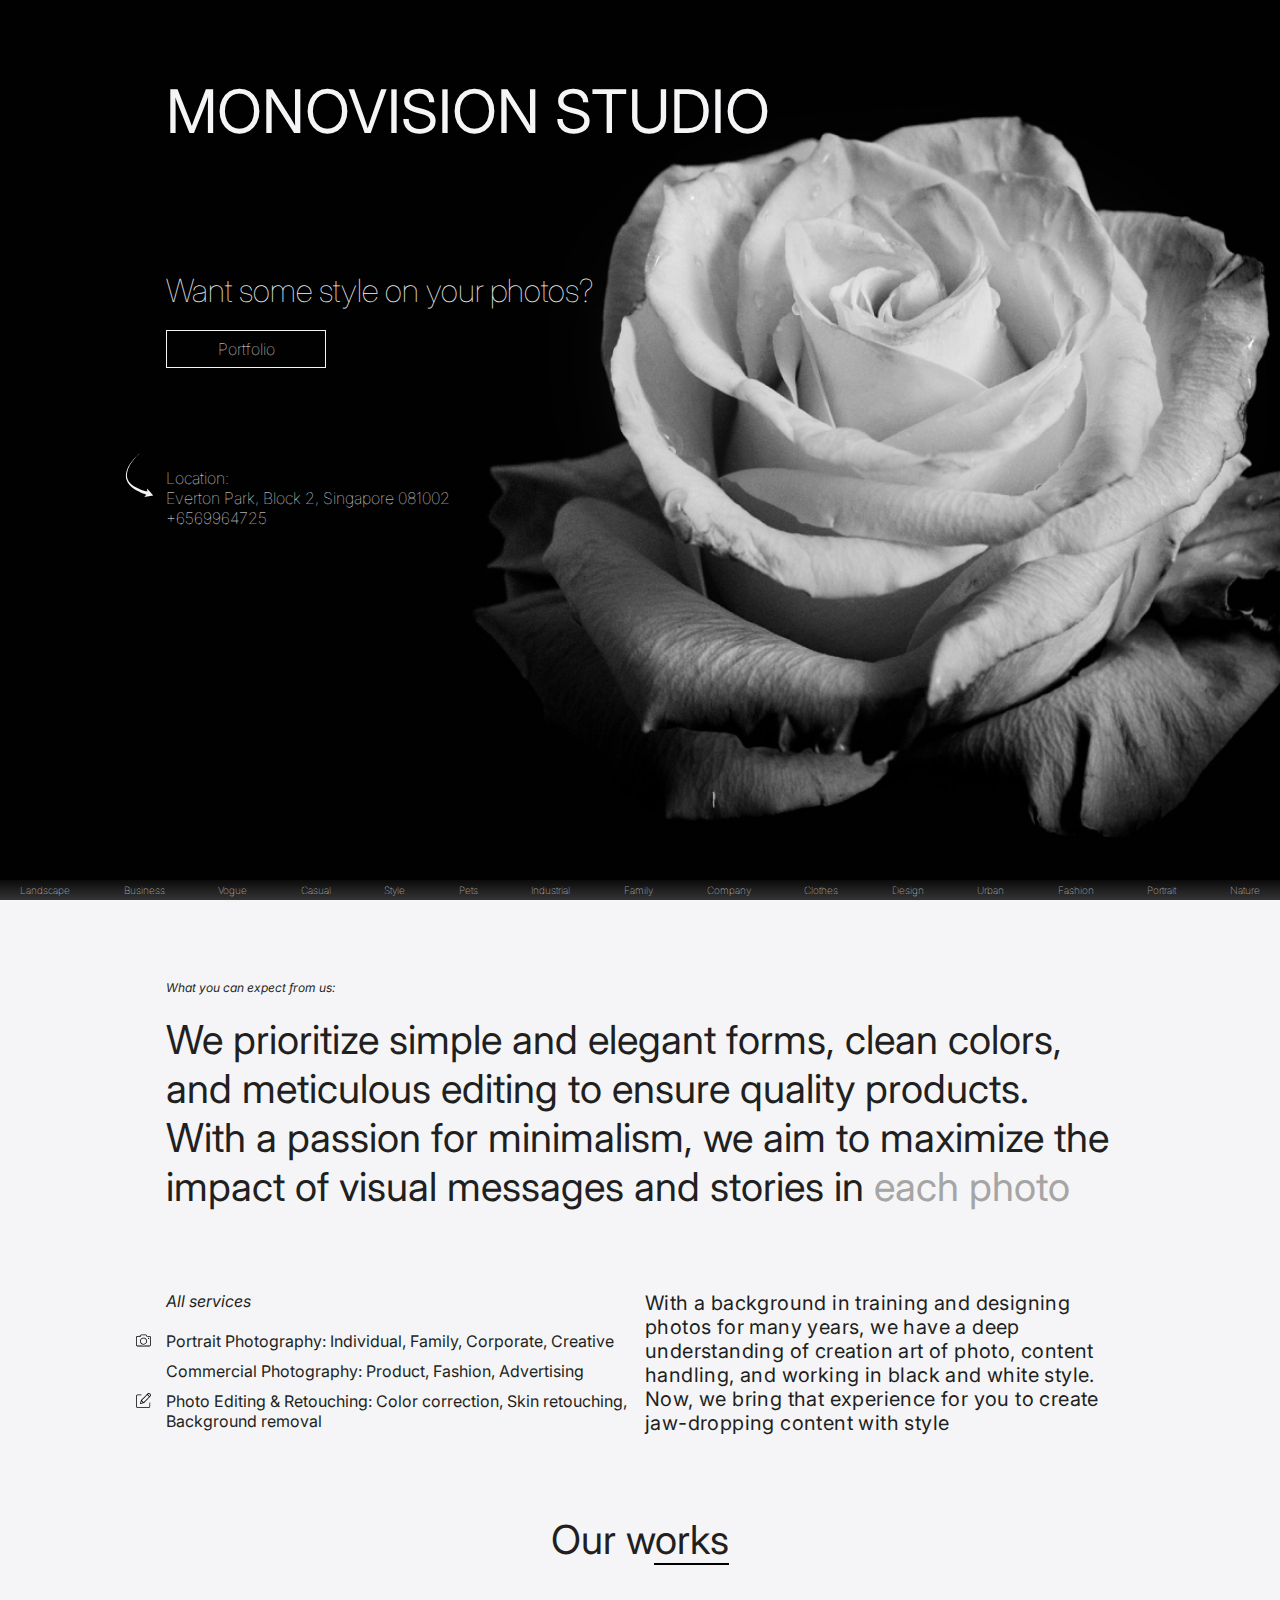
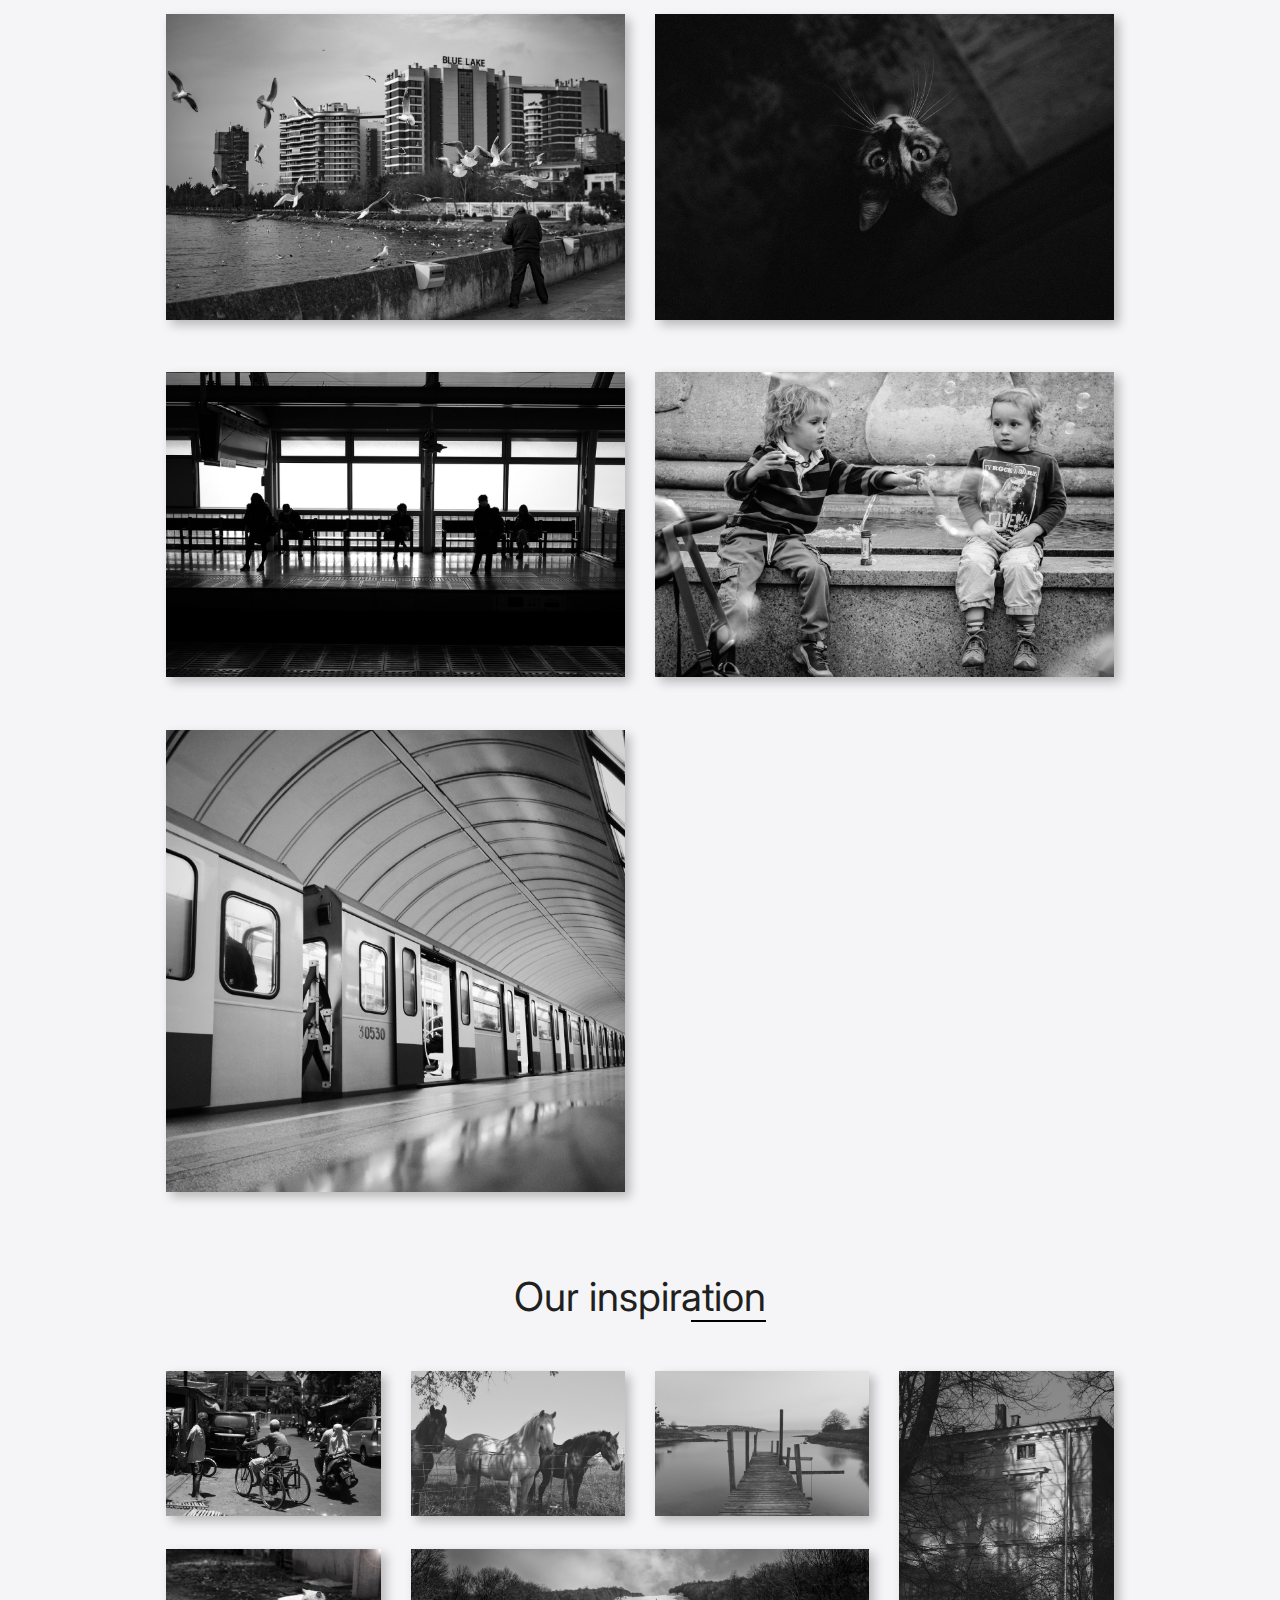
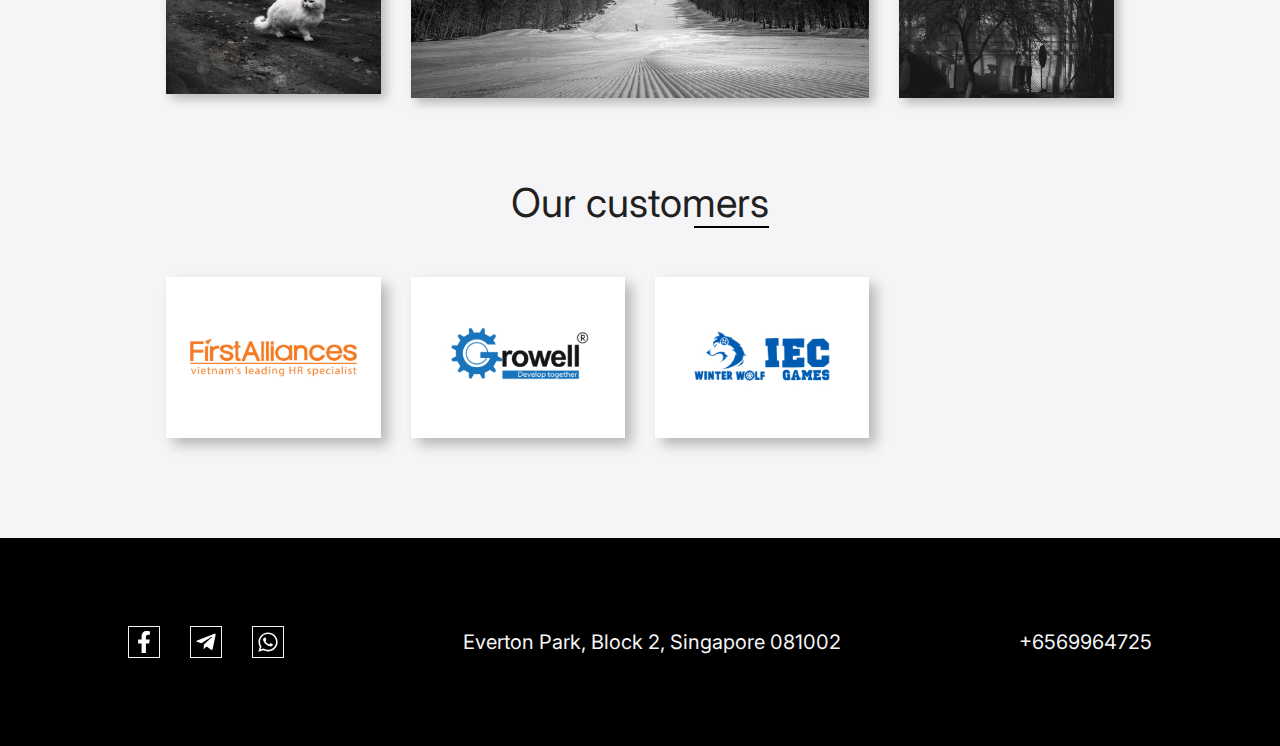
<file: Project/src/index.html>
<!DOCTYPE html>
<html lang="en">
  <head>
    <meta charset="UTF-8" />
    <meta name="viewport" content="width=device-width, initial-scale=1.0" />
    <meta name="description" content="Website for Monovision Studio" />
    <meta name="author" content="Awesome student" />
    <title>Monovision Studio</title>
    <link rel="icon" type="image/x-icon" href="favicon.ico" />
    <link rel="stylesheet" href="css/modern-normalize.min.css" />
    <link
      href="https://fonts.googleapis.com/css2?family=Inter:ital,opsz,wght@0,14..32,100..900;1,14..32,100..900&display=swap"
      rel="stylesheet"
    />
    <link rel="stylesheet" href="css/style.css?version=1.2" />
  </head>
  <body>
    <main>
      <section class="promo">
        <div class="container">
          <h1 class="promo__title">Monovision Studio</h1>
          <h2 class="promo__subtitle">Want some style on your photos?</h2>
          <a href="#portfolio" class="btn">Portfolio</a>
          <div class="promo__address">
            Location:
            <address>Everton Park, Block 2, Singapore 081002</address>
            <a href="tel:+6569964725">+6569964725</a>
          </div>
        </div>
        <ul class="keywords">
          <li>Landscape</li>
          <li>Business</li>
          <li>Vogue</li>
          <li>Casual</li>
          <li>Style</li>
          <li>Pets</li>
          <li>Industrial</li>
          <li>Family</li>
          <li>Company</li>
          <li>Clothes</li>
          <li>Design</li>
          <li>Urban</li>
          <li>Fashion</li>
          <li>Portrait</li>
          <li>Nature</li>
        </ul>
      </section>
      <section class="about">
        <div class="container">
          <h2 class="about__title">What you can expect from us:</h2>
          <p class="about__text">
            We prioritize simple and elegant forms, clean colors, and meticulous
            editing to ensure quality products. With a passion for minimalism,
            we aim to maximize the impact of visual messages and stories in
            <span>each photo</span>
          </p>
          <div class="services">
            <div class="services__items">
              <div class="services__item-subtitle">All services</div>
              <ul>
                <li>
                  Portrait Photography: Individual, Family, Corporate, Creative
                </li>
                <li>Commercial Photography: Product, Fashion, Advertising</li>
                <li>
                  Photo Editing & Retouching: Color correction, Skin retouching,
                  Background removal
                </li>
              </ul>
            </div>
            <p class="services__text">
              With a background in training and designing photos for many years,
              we have a deep understanding of creation art of photo, content
              handling, and working in black and white style. <br />Now, we
              bring that experience for you to create jaw-dropping content with
              style
            </p>
          </div>
        </div>
      </section>
      <section class="works">
        <div class="container">
          <h2 id="portfolio" class="title"><span>Our works</span></h2>
          <div class="works__grid">
            <img src="img/works/bridge.jpg" alt="bridge" />
            <img src="img/works/cat.jpg" alt="cat" />
            <img src="img/works/train.jpg" alt="train" />
            <img src="img/works/children.jpg" alt="children" />
            <img src="img/works/underground.jpg" alt="underground" />
          </div>
        </div>
      </section>
      <section class="inspiration">
        <div class="container">
          <h2 class="title"><span>Our inspiration</span></h2>
          <div class="inspiration__grid">
            <img src="img/inspiration/man.jpg" alt="man" />
            <img src="img/inspiration/horses.jpg" alt="horses" />
            <img src="img/inspiration/bridge.jpg" alt="bridge" />
            <img
              id="tenement"
              src="img/inspiration/tenement.jpg"
              alt="tenement"
            />
            <img src="img/inspiration/cat.jpg" alt="cat" />
            <img id="sky" src="img/inspiration/sky.jpg" alt="sky" />
          </div>
        </div>
      </section>
      <section class="customers">
        <div class="container">
          <h2 class="title"><span>Our customers</span></h2>
          <div class="customers__wrapper">
            <img src="logo/logo-first-alliances.jpg" alt="first-alliances" />
            <img src="logo/logo-growell.jpg" alt="growell" />
            <img src="logo/logo-iec-winter-wolf.jpg" alt="iec-winter-wolf" />
          </div>
        </div>
      </section>
      <footer class="footer">
        <ul class="footer__social">
          <li>
            <a href="#" class="footer__link">
              <img src="icons/facebook.svg" alt="facebook link" />
            </a>
          </li>
          <li>
            <a href="#" class="footer__link">
              <img src="icons/tg.svg" alt="tg link" />
            </a>
          </li>
          <li>
            <a href="#" class="footer__link">
              <img src="icons/whatsapp.svg" alt="whatsapp link" />
            </a>
          </li>
        </ul>
        <address class="footer__addr">
          Everton Park, Block 2, Singapore 081002
        </address>
        <a class="footer__tel" href="tel:+6569964725">+6569964725</a>
      </footer>
    </main>
  </body>
</html>
</file>
<file: Project/src/css/style.css>
h1,
h2,
h3,
h4,
h5,
figure,
p,
ol,
ul {
	margin: 0;
}

ol[role="list"],
ul[role="list"] {
	list-style: none;
	padding-inline: 0;
}

h1,
h2,
h3,
h4,
h5 {
	font-size: inherit;
	font-weight: inherit;
}

img {
	display: block;
	max-inline-size: 100%;
}

:root {
	--light-color: #f5f5f7;
	--dark-color: #221f20;
	--container-padding-inline: 13%;
	--footer-padding-inline: 10%;

	@media screen and (max-width: 768px) {
		--container-padding-inline: 6%;
		--footer-padding-inline: 6%;
	}

	@media screen and (max-width: 576px) {
		--container-padding-inline: 15px;
		--footer-padding-inline: 15px;
	}
}

html {
	font-family: "Inter", sans-serif;
	scroll-behavior: smooth;
}

.container {
	padding: 0 var(--container-padding-inline);
}

.title {
	color: var(--dark-color, #221f20);
	text-align: center;
	font-size: 40px;
	font-style: normal;
	font-weight: 400;
	line-height: normal;

	span {
		position: relative;
	}

	span::after {
		content: "";
		display: block;
		position: absolute;
		bottom: -1px;
		right: 0;
		width: 75px;
		height: 2px;
		background-color: #000;
	}

	@media screen and (max-width: 768px) {
		font-size: 36px;
	}

	@media screen and (max-width: 576px) {
		font-size: 24px;
	}
}

.promo {
	position: relative;
	min-height: 100vh;
	background: url("../img/main_bg.jpg") center center / cover no-repeat;
	padding-top: 75px;

	@media screen and (max-width: 768px) {
		& {
			background-image: url("../img/tablet_bg.jpg");
		}
	}

	@media screen and (max-width: 576px) {
		min-height: 500px;
		padding-top: 50px;
	}
}

.promo__title {
	color: var(--light-color, #f5f5f7);
	font-size: 60px;
	font-weight: 400;
	line-height: normal;
	text-transform: uppercase;

	@media screen and (max-width: 768px) {
		font-size: 48px;
	}

	@media screen and (max-width: 576px) {
		font-size: 26px;
	}
}

.promo__subtitle {
	margin-top: 124px;
	color: var(--light-color, #f5f5f7);
	font-size: 32px;
	font-weight: 100;
	line-height: normal;

	@media screen and (max-width: 768px) {
		& {
			margin-top: 80px;
		}
	}

	@media screen and (max-width: 576px) {
		margin-top: 30px;
		font-size: 16px;
	}
}

.btn {
	display: flex;
	justify-content: center;
	align-items: center;
	text-decoration: none;
	margin-top: 20px;
	padding: 3px 10px;
	width: 160px;
	min-height: 38px;
	border: 1px solid var(--light-color, #f5f5f7);
	background: rgba(217, 217, 217, 0);
	color: var(--light-color, #f5f5f7);
	font-size: 16px;
	font-weight: 100;
	line-height: normal;
	cursor: pointer;
	transition: all 0.3s ease-out;

	@media screen and (max-width: 576px) {
		font-size: 14px;
		width: 120px;
		min-height: 30px;
	}
}

.btn:hover {
	font-weight: 500;
	box-shadow: 5px 5px 10px 0px rgba(255, 255, 255, 0.62);
}

.promo__address {
	position: relative;
	margin-top: 100px;
	color: var(--light-color, #f5f5f7);
	font-size: 16px;
	font-style: normal;
	font-weight: 100;
	line-height: normal;

	address {
		font-style: normal;
	}

	a {
		color: inherit;
		text-decoration: none;
	}

	&::before {
		content: "";
		display: block;
		position: absolute;
		left: -45px;
		top: -17px;
		width: 40px;
		height: 49px;
		background: url("../icons/arrow.svg") center center / cover no-repeat;
	}

	@media screen and (max-width: 768px) {
		& {
			margin-top: 80px;
		}

		&::before {
			left: -40px;
		}
	}

	@media screen and (max-width: 750px) {
		&::before {
			display: none;
		}
	}

	@media screen and (max-width: 576px) {
		margin-top: 233px;
	}
}

.keywords {
	display: flex;
	justify-content: space-between;
	align-items: center;
	position: absolute;
	bottom: 0;
	padding: 0 360px;
	width: 100%;
	height: 20px;
	background: linear-gradient(180deg,
			rgba(255, 255, 255, 0.04) 0%,
			rgba(255, 255, 255, 0.12) 50%,
			rgba(255, 255, 255, 0.2) 100%);

	li {
		list-style-type: none;
		color: var(--light-color, #f5f5f7);
		font-size: 10px;
		font-weight: 100;
		line-height: normal;
	}

	@media screen and (max-width: 1440px) {
		& {
			padding: 0 20px;
		}
	}

	@media screen and (max-width: 768px) {
		& li:nth-last-child(-n + 6) {
			display: none;
		}
	}

	@media screen and (max-width: 576px) {
		& {
			margin-top: 10px;
		}

		& li:nth-last-child(-n + 11) {
			display: none;
		}
	}
}

.about {
	padding-top: 80px;
	background-color: var(--light-color);

	@media screen and (max-width: 576px) {
		padding-top: 50px;
	}
}

.about__title {
	color: var(--dark-color, #221f20);
	font-size: 12px;
	font-style: italic;
	font-weight: 400;
	line-height: normal;
}

.about__text {
	width: 1100px;
	margin-top: 20px;
	color: var(--dark-color, #221f20);
	font-size: 40px;
	font-weight: 400;
	line-height: normal;

	span {
		color: #a5a5a5;
	}

	@media screen and (max-width: 1440px) {
		width: 100%;
	}

	@media screen and (max-width: 768px) {
		font-size: 24px;
	}

	@media screen and (max-width: 375px) {
		font-size: 16px;
	}
}

.services {
	display: flex;
	column-gap: 10px;
	margin-top: 80px;

	@media screen and (max-width: 768px) {
		margin-top: 40px;
		flex-wrap: wrap;
		row-gap: 40px;
	}

	@media screen and (max-width: 375px) {
		margin-top: 20px;
		row-gap: 20px;
	}
}

.services__items {
	width: 50%;

	ul {
		margin-top: 20px;
		padding: 0;
	}

	li {
		position: relative;
		margin-top: 10px;
		list-style-type: none;
		color: var(--dark-color, #221f20);
		font-size: 16px;
		font-style: normal;
		font-weight: 400;
		line-height: normal;

		&:first-child::before {
			content: "";
			display: block;
			position: absolute;
			left: -30px;
			top: 2px;
			width: 15px;
			height: 15px;
			background: url("../icons/camera.svg") center center / cover no-repeat;
		}

		&:nth-child(3):before {
			content: "";
			display: block;
			position: absolute;
			left: -30px;
			top: 2px;
			width: 15px;
			height: 15px;
			background: url("../icons/edit.svg") center center / cover no-repeat;
		}
	}

	@media screen and (max-width: 768px) {
		& {
			width: 100%;
		}

		& li:first-child::before {
			left: -25px;
		}

		& li:nth-child(3):before {
			left: -25px;
		}
	}

	@media screen and (max-width: 576px) {
		& li:first-child::before {
			display: none;
		}

		& li:nth-child(3):before {
			display: none;
		}
	}

	@media screen and (max-width: 375px) {
		& li {
			font-size: 14px;
			margin-top: 5px;
		}
	}
}

.services__item-subtitle {
	color: var(--dark-color, #221f20);
	font-size: 16px;
	font-style: italic;
	font-weight: 400;
	line-height: normal;

	@media screen and (max-width: 375px) {
		font-size: 12px;
	}
}

.services__text {
	width: 50%;
	color: var(--dark-color, #221f20);
	font-size: 20px;
	font-weight: 400;
	line-height: normal;
	letter-spacing: 0.4px;

	@media screen and (max-width: 768px) {
		width: 100%;
	}

	@media screen and (max-width: 375px) {
		font-size: 12px;
		letter-spacing: 0.24px;
	}
}

.works {
	padding-top: 80px;
	background-color: var(--light-color);

	@media screen and (max-width: 768px) {
		padding-top: 50px;
	}
}

.works__grid {
	display: grid;
	grid-template-columns: repeat(2, 1fr);
	grid-template-rows: repeat(2, 1fr) 1.5fr;
	column-gap: 30px;
	row-gap: 50px;
	margin-top: 50px;

	img {
		width: 100%;
		box-shadow: 5px 5px 10px 0px rgba(0, 0, 0, 0.25);
	}

	@media screen and (max-width: 768px) {
		column-gap: 20px;
		row-gap: 30px;
		margin-top: 40px;
	}

	@media screen and (max-width: 576px) {
		grid-template-columns: 1fr;
		grid-template-rows: repeat(4, 1fr) 1.5fr;
		column-gap: 0px;
		row-gap: 30px;
	}
}

.inspiration {
	padding-top: 80px;
	background-color: var(--light-color);

	@media screen and (max-width: 768px) {
		padding-top: 50px;
	}
}

.inspiration__grid {
	display: grid;
	grid-template-columns: repeat(4, 1fr);
	grid-template-rows: repeat(2, 1fr);
	gap: 30px;
	margin-top: 50px;

	img {
		width: 100%;
		box-shadow: 5px 5px 10px 0px rgba(0, 0, 0, 0.25);
	}

	/* После 1200 фотки кажутся слишком маленькими, так что лучше адаптировать */
	@media screen and (max-width: 1200px) {
		grid-template-columns: repeat(2, 1fr);
		grid-template-rows: repeat(4, 1fr);
		gap: 30px 20px;
	}

	@media screen and (max-width: 768px) {
		margin-top: 40px;
	}

	@media screen and (max-width: 576px) {
		grid-template-columns: 1fr;
		/* 2.1 и 0.5 значения были получены, если разделить 
        высоту этого изображения на высоту стандартного изображения */
		grid-template-rows: repeat(3, 1fr) 2.1fr 1fr 0.5fr;
		column-gap: 0px;
		row-gap: 20px;
	}
}

#tenement {
	grid-row: 1/3;
	grid-column: 4/5;
	/* Небольшое улучшение */
	height: 100%;

	@media screen and (max-width: 1200px) {
		grid-row: 2/4;
		grid-column: 2/3;
	}

	@media screen and (max-width: 576px) {
		grid-row: auto;
		grid-column: auto;
	}
}

#sky {
	grid-column: 2/4;

	@media screen and (max-width: 1200px) {
		grid-column: 1/3;
	}

	@media screen and (max-width: 576px) {
		grid-column: auto;
	}
}

.customers {
	padding-top: 80px;
	padding-bottom: 100px;
	background-color: var(--light-color);

	@media screen and (max-width: 768px) {
		padding: 50px 0;
	}
}

.customers__wrapper {
	margin-top: 50px;
	display: flex;
	flex-wrap: wrap;
	gap: 30px;

	img {
		width: calc((100% - 90px) / 4);
		box-shadow: 7px 7px 12px 0px rgba(0, 0, 0, 0.25);
	}

	@media screen and (max-width: 768px) {
		& {
			margin-top: 40px;
			gap: 20px;
		}

		img {
			width: calc((100% - 60px) / 4);
		}
	}

	@media screen and (max-width: 576px) {
		& {
			margin-top: 30px;
			column-gap: 36px;
			row-gap: 20px;
			justify-content: space-between;
		}

		img {
			width: calc((100% - 36px) / 2);
		}
	}
}

.footer {
	display: flex;
	justify-content: space-between;
	align-items: center;
	padding: 88px var(--footer-padding-inline);
	background: #000;
	color: var(--light-color, #f5f5f7);
	font-size: 20px;
	font-style: normal;
	font-weight: 400;
	line-height: normal;

	@media screen and (max-width: 1024px) {
		font-size: 16px;
	}

	@media screen and (max-width: 768px) {
		padding: 30px var(--footer-padding-inline) 40px var(--footer-padding-inline);
		flex-direction: column;
		align-items: flex-start;
		row-gap: 30px;
	}

	@media screen and (max-width: 375px) {
		align-items: center;
	}
}

.footer__addr {
	font-style: normal;

	@media screen and (max-width: 375px) {
		order: 3;
	}
}

.footer__tel {
	color: var(--light-color, #f5f5f7);
	text-decoration: none;

	@media screen and (max-width: 375px) {
		order: 2;
	}
}

.footer__social {
	padding-left: 0;
	display: flex;
	column-gap: 30px;
	list-style: none;

	li {
		width: 32px;
		height: 32px;
		border: 1px solid var(--light-color, #f5f5f7);
		background: rgba(217, 217, 217, 0);

		a {
			display: flex;
			justify-content: center;
			align-items: center;
			width: 100%;
			height: 100%;

			img {
				width: 22px;
				height: 22px;
			}
		}
	}

	@media screen and (max-width: 1024px) {
		column-gap: 27px;
	}
}
</file>
